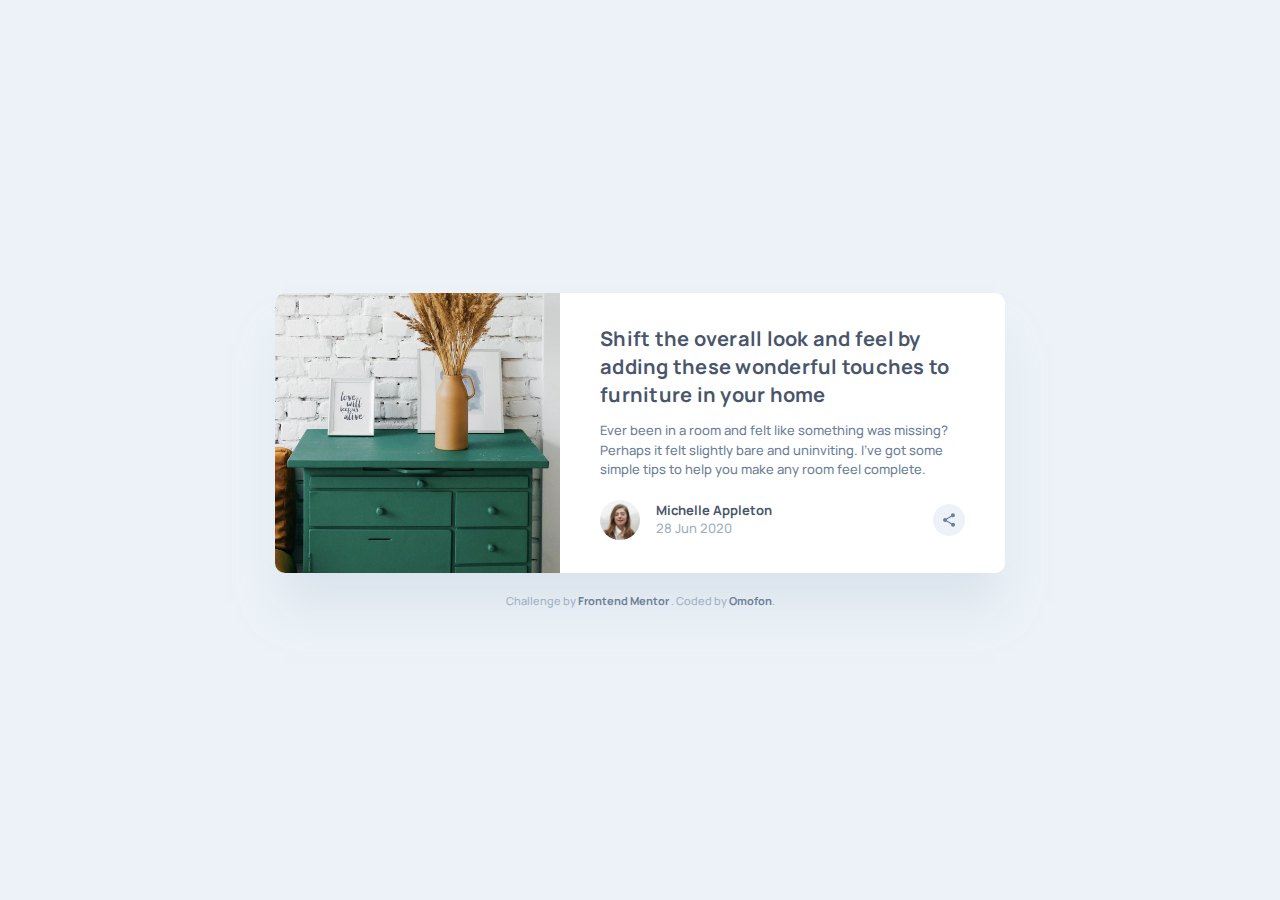
<file: article-preview-component-master/index.html>
<!DOCTYPE html>
<html lang="en">
  <head>
    <meta charset="UTF-8" />
    <meta name="viewport" content="width=device-width, initial-scale=1.0" />
    <link
      rel="icon"
      type="image/png"
      sizes="32x32"
      href="images/favicon-32x32.png"
    />

    <title>Frontend Mentor | Article Preview Component</title>

    <link rel="preconnect" href="https://fonts.googleapis.com" />

    <link rel="preconnect" href="https://fonts.gstatic.com" crossorigin />
    <link
      href="https://fonts.googleapis.com/css2?family=Manrope:wght@500;700&display=swap"
      rel="stylesheet"
    />
    <link rel="stylesheet" href="style.css" />
  </head>

  <body>
    <main>
      <article class="card">
        <div class="image-container">
          <img src="images/drawers.jpg" alt="" />
        </div>

        <div class="content-container">
          <h1>
            Shift the overall look and feel by adding these wonderful touches to
            furniture in your home
          </h1>

          <p>
            Ever been in a room and felt like something was missing? Perhaps it
            felt slightly bare and uninviting. I’ve got some simple tips to help
            you make any room feel complete.
          </p>

          <div class="avatar-container">
            <div class="avatar-box">
              <img src="images/avatar-michelle.jpg" alt="Michelle Appleton" />

              <div class="avatar-info">
                <h2>Michelle Appleton</h2>
                <time datetime="2020-06-28">28 Jun 2020</time>
              </div>
            </div>

            <!-- Share Button -->
            <button
              class="share-icon"
              id="share-icon"
              aria-label="Share this article"
            >
              <svg
                xmlns="http://www.w3.org/2000/svg"
                width="24"
                height="24"
                viewBox="0 0 24 24"
              >
                <path
                  d="M18 16.08c-.76 0-1.44.3-1.96.77L8.91 12.7c.05-.23.09-.46.09-.7s-.03-.47-.09-.7l7.02-4.11c.53.5 1.23.81 2 .81 1.66 0 3-1.34 3-3s-1.34-3-3-3 -3 1.34-3 3c0 .24.04.47.09.7L8.07 9.81C7.54 9.3 6.84 9 6.08 9 4.42 9 3.08 10.34 3.08 12s1.34 3 3 3c.76 0 1.46-.3 1.99-.81l7.12 4.17c-.05.21-.1.43-.1.64 0 1.66 1.34 3 3 3s3-1.34 3-3 -1.34-3-3-3z"
                />
              </svg>
            </button>

            <!-- Pop-up Tooltip -->
            <div class="share-tooltip" id="share-tooltip">
              <span>SHARE</span>
              <!-- FACEBOOK -->
              <a
                data-social="Facebook"
                href="http://facebook.com"
                target="_blank"
                rel="noopener noreferrer"
                aria-label="Facebook"
              >
                <svg
                  role="img"
                  viewBox="0 0 24 24"
                  xmlns="http://www.w3.org/2000/svg"
                >
                  <title>Facebook</title>
                  <path
                    d="M9.101 23.691v-7.98H6.627v-3.667h2.474v-1.58c0-4.085 1.848-5.978 5.858-5.978.401 0 .955.042 1.468.103a8.68 8.68 0 0 1 1.141.195v3.325a8.623 8.623 0 0 0-.653-.036 26.805 26.805 0 0 0-.733-.009c-.707 0-1.259.096-1.675.309a1.686 1.686 0 0 0-.679.622c-.258.42-.374.995-.374 1.752v1.297h3.919l-.386 2.103-.287 1.564h-3.246v8.245C19.396 23.238 24 18.179 24 12.044c0-6.627-5.373-12-12-12s-12 5.373-12 12c0 5.628 3.874 10.35 9.101 11.647Z"
                  /></svg
              ></a>

              <!-- TWITTER -->
              <a
                data-social="Twitter"
                href="http://x.com"
                target="_blank"
                rel="noopener noreferrer"
                aria-label="Twitter"
              >
                <svg
                  role="img"
                  viewBox="0 0 24 24"
                  xmlns="http://www.w3.org/2000/svg"
                >
                  <title>X</title>
                  <path
                    d="M14.234 10.162 22.977 0h-2.072l-7.591 8.824L7.251 0H.258l9.168 13.343L.258 24H2.33l8.016-9.318L16.749 24h6.993zm-2.837 3.299-.929-1.329L3.076 1.56h3.182l5.965 8.532.929 1.329 7.754 11.09h-3.182z"
                  />
                </svg>
              </a>
              <!-- PINTEREST -->
              <a
                data-social="Pinterest"
                href="http://pinterest.com"
                target="_blank"
                rel="noopener noreferrer"
                aria-label="Pinterest"
              >
                <svg
                  role="img"
                  viewBox="0 0 24 24"
                  xmlns="http://www.w3.org/2000/svg"
                >
                  <title>Pinterest</title>
                  <path
                    d="M12.017 0C5.396 0 .029 5.367.029 11.987c0 5.079 3.158 9.417 7.618 11.162-.105-.949-.199-2.403.041-3.439.219-.937 1.406-5.957 1.406-5.957s-.359-.72-.359-1.781c0-1.663.967-2.911 2.168-2.911 1.024 0 1.518.769 1.518 1.688 0 1.029-.653 2.567-.992 3.992-.285 1.193.6 2.165 1.775 2.165 2.128 0 3.768-2.245 3.768-5.487 0-2.861-2.063-4.869-5.008-4.869-3.41 0-5.409 2.562-5.409 5.199 0 1.033.394 2.143.889 2.741.099.12.112.225.085.345-.09.375-.293 1.199-.334 1.363-.053.225-.172.271-.401.165-1.495-.69-2.433-2.878-2.433-4.646 0-3.776 2.748-7.252 7.92-7.252 4.158 0 7.392 2.967 7.392 6.923 0 4.135-2.607 7.462-6.233 7.462-1.214 0-2.354-.629-2.758-1.379l-.749 2.848c-.269 1.045-1.004 2.352-1.498 3.146 1.123.345 2.306.535 3.55.535 6.607 0 11.985-5.365 11.985-11.987C23.97 5.39 18.592.026 11.985.026L12.017 0z"
                  />
                </svg>
              </a>
            </div>
          </div>
        </div>
      </article>
    </main>
    <footer class="attribution">
      Challenge by
      <a href="https://www.frontendmentor.io?ref=challenge" target="_blank">
        Frontend Mentor </a
      >. Coded by <a href="https://github.com/omofon">Omofon</a>.
    </footer>
    <script src="index.js"></script>
  </body>
</html>
</file>
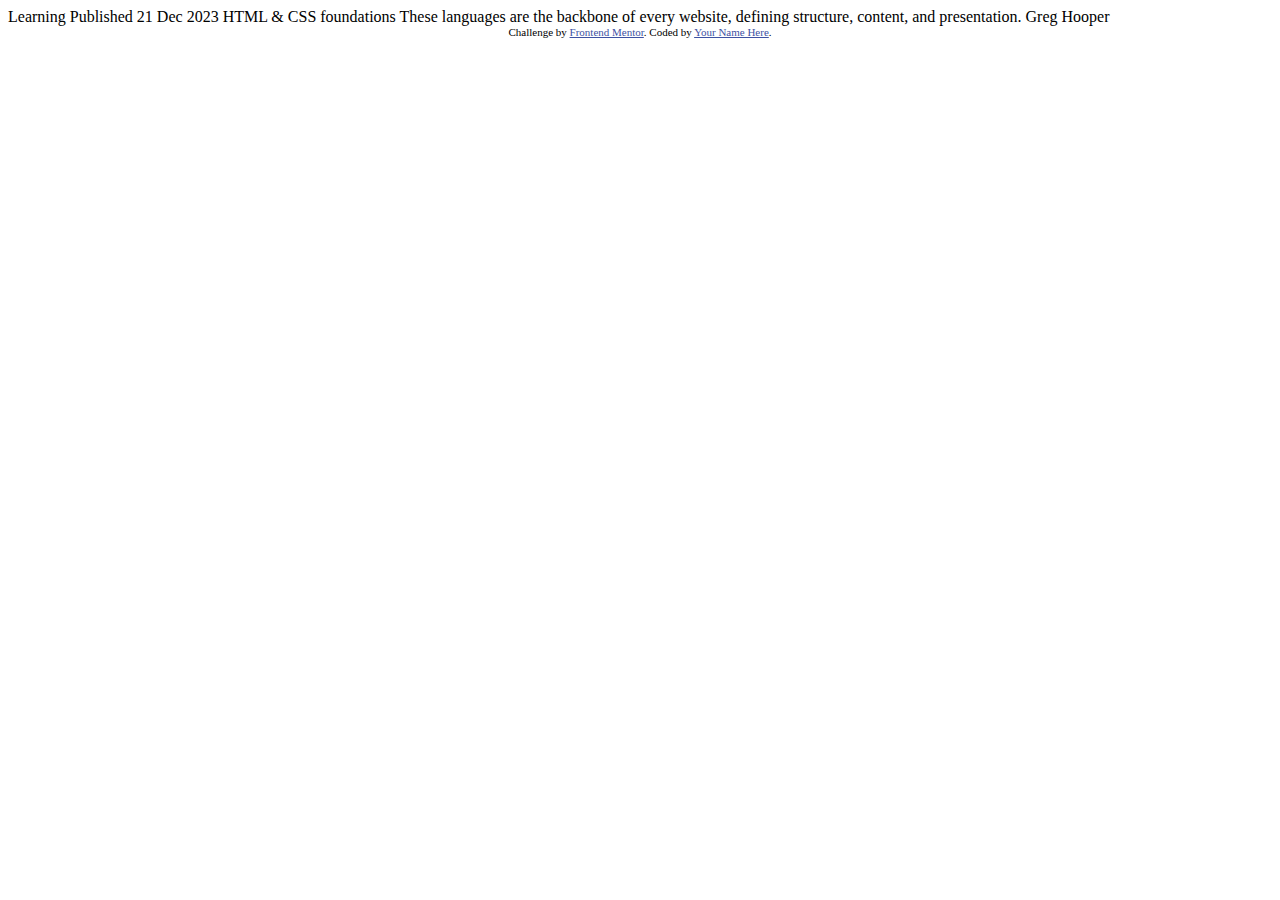
<file: Blog preview card/index.html>
<!DOCTYPE html>
<html lang="en">
<head>
  <meta charset="UTF-8">
  <meta name="viewport" content="width=device-width, initial-scale=1.0"> <!-- displays site properly based on user's device -->

  <link rel="icon" type="image/png" sizes="32x32" href="./assets/images/favicon-32x32.png">
  
  <title>Frontend Mentor | Blog preview card</title>

  <!-- Feel free to remove these styles or customise in your own stylesheet 👍 -->
  <style>
    .attribution { font-size: 11px; text-align: center; }
    .attribution a { color: hsl(228, 45%, 44%); }
  </style>
</head>
<body>

  Learning

  Published 21 Dec 2023

  HTML & CSS foundations

  These languages are the backbone of every website, defining structure, content, and presentation.

  Greg Hooper
  
  <div class="attribution">
    Challenge by <a href="https://www.frontendmentor.io?ref=challenge" target="_blank">Frontend Mentor</a>. 
    Coded by <a href="#">Your Name Here</a>.
  </div>
</body>
</html>
</file>
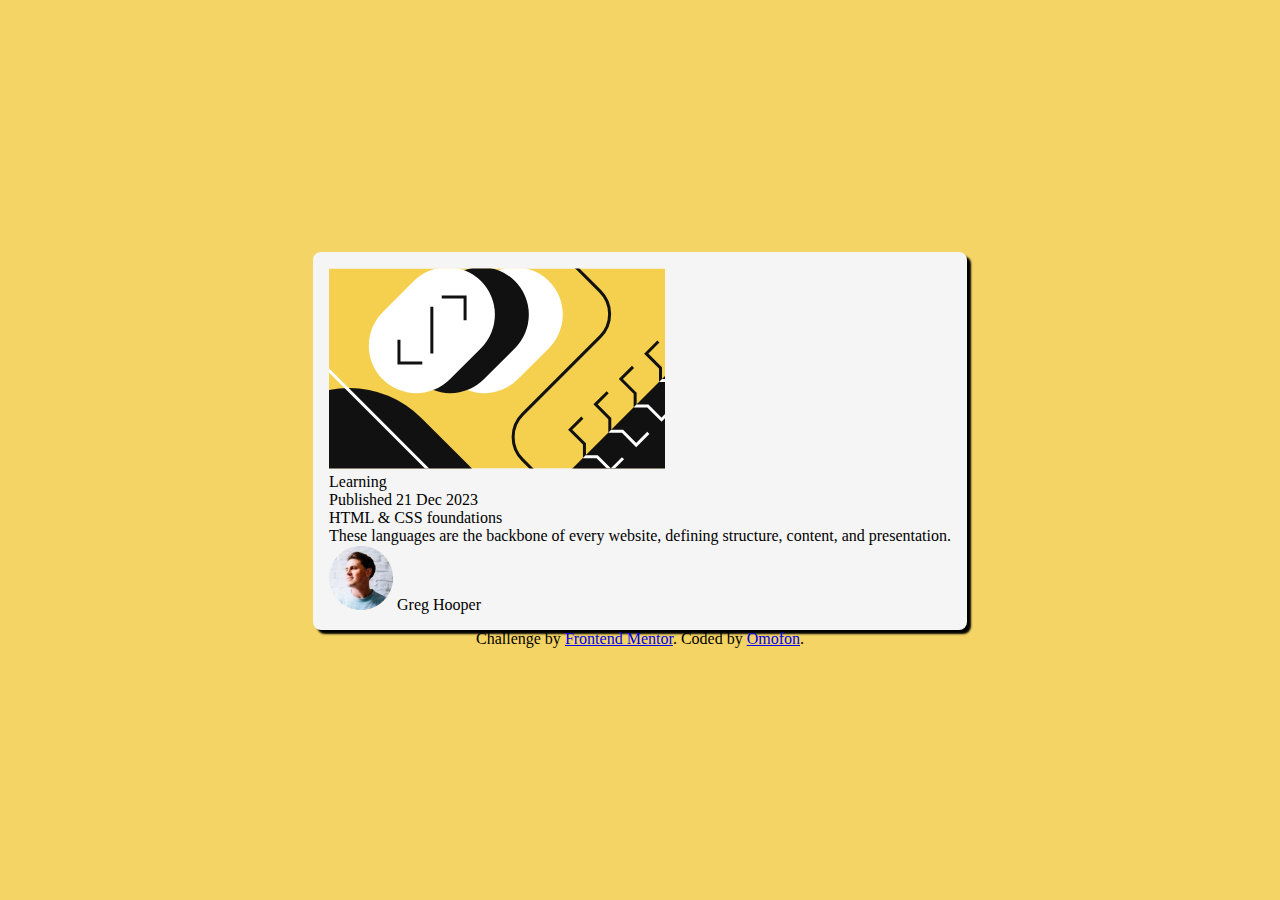
<file: Blog Preview Card/index.html>
<!DOCTYPE html>
<html lang="en">
  <head>
    <meta charset="UTF-8" />
    <meta name="viewport" content="width=device-width, initial-scale=1.0" />
    <title>Frontend Mentor | Blog Preview Card</title>
    <link
      rel="icon"
      type="image/png"
      sizes="32x32"
      href="./assets/images/favicon-32x32.png"
    />
    <link rel="stylesheet" href="style.css" />
  </head>
  <body>
    <div class="card">
      <div class="image-box">
        <img src="./assets/images/illustration-article.svg" alt="card-img" />
      </div>
      <div class="content">
        <div class="tag">
          <span>Learning</span>
        </div>
        <div class="timelog">Published 21 Dec 2023</div>
        <div class="title">HTML & CSS foundations</div>
        <div class="description">
          These languages are the backbone of every website, defining structure,
          content, and presentation.
        </div>
      </div>
      <div class="author">
        <img src="./assets/images/image-avatar.webp" alt="author-avatar" />
        <span>Greg Hooper</span>
      </div>
    </div>
    <div class="attribution">
      Challenge by
      <a href="https://www.frontendmentor.io?ref=challenge" target="_blank"
        >Frontend Mentor</a
      >. Coded by <a href="http://github.com/omofon" target="_blank">Omofon</a>.
    </div>
  </body>
</html>
</file>
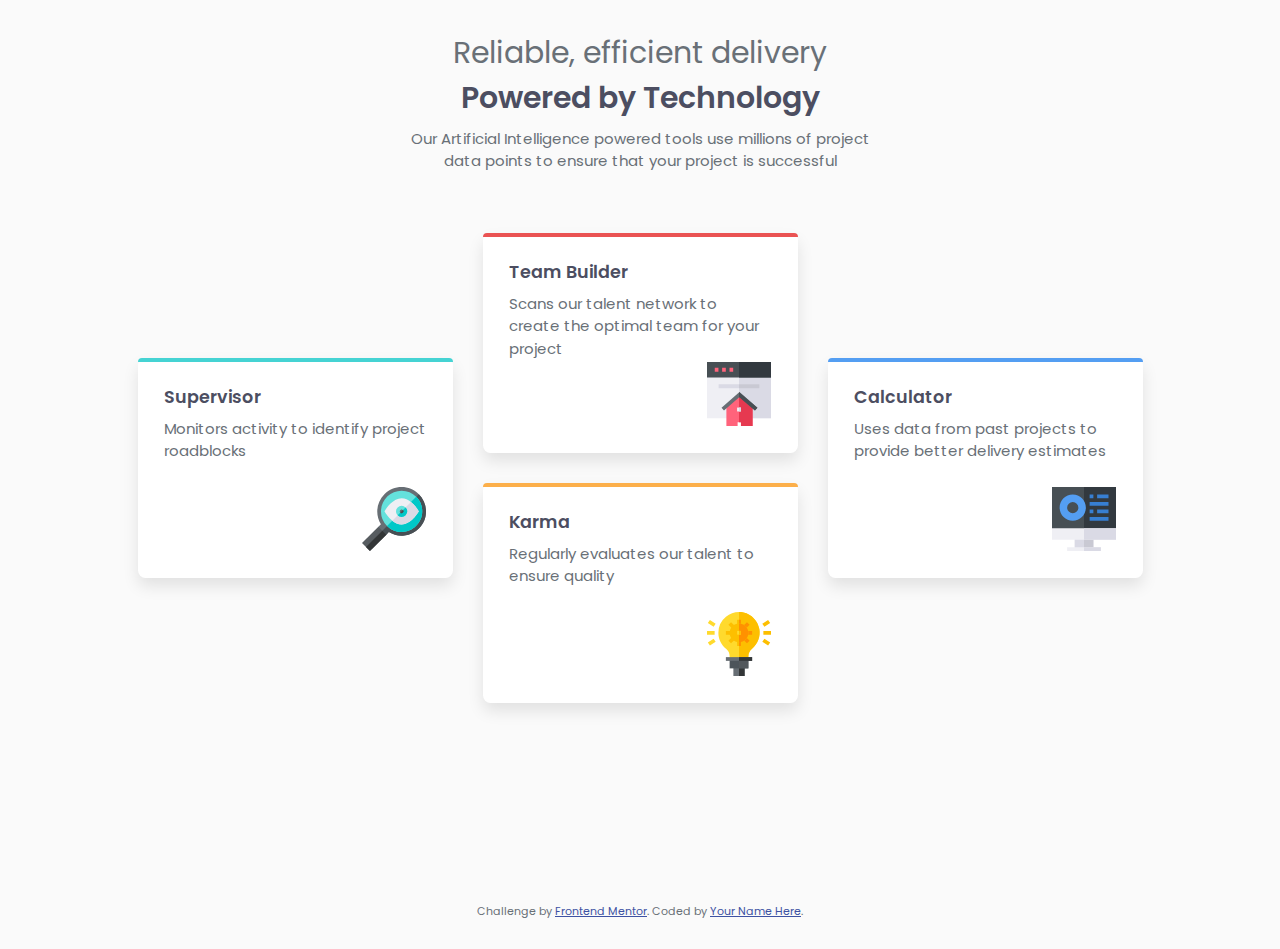
<file: four-card-feature-section-master/index.html>
<!DOCTYPE html>
<html lang="en">
  <head>
    <meta charset="UTF-8" />
    <meta name="viewport" content="width=device-width, initial-scale=1.0" />
    <!-- displays site properly based on user's device -->

    <link
      rel="icon"
      type="image/png"
      sizes="32x32"
      href="./images/favicon-32x32.png"
    />

    <title>Frontend Mentor | Four card feature section</title>
    <link rel="stylesheet" href="style.css" />
  </head>
  <body>
    <div class="main-container">
      <section class="intro">
        <h1>Reliable, efficient delivery</h1>
        <h2>Powered by Technology</h2>
        <p>
          Our Artificial Intelligence powered tools use millions of project data
          points to ensure that your project is successful
        </p>
      </section>
      <section class="features">
        <!-- Supervisor Card -->
        <article class="feature-card">
          <div class="line" data-line-color="cyan"></div>
          <h3>Supervisor</h3>
          <p>Monitors activity to identify project roadblocks</p>
          <img src="images/icon-supervisor.svg" alt="Supervisor" />
        </article>

        <!-- Team Builder Card -->
        <article class="feature-card">
          <div class="line" data-line-color="red"></div>
          <h3>Team Builder</h3>
          <p>
            Scans our talent network to create the optimal team for your project
          </p>
          <img src="images/icon-team-builder.svg" alt="Team Builder" />
        </article>

        <!-- Karma Card -->
        <article class="feature-card">
          <div class="line" data-line-color="orange"></div>
          <h3>Karma</h3>
          <p>Regularly evaluates our talent to ensure quality</p>
          <img src="images/icon-karma.svg" alt="Karma" />
        </article>

        <!-- Calculator Card -->
        <article class="feature-card">
          <div class="line" data-line-color="blue"></div>
          <h3>Calculator</h3>
          <p>
            Uses data from past projects to provide better delivery estimates
          </p>
          <img src="images/icon-calculator.svg" alt="Calculator" />
        </article>
      </section>
    </div>

    <footer>
      <p class="attribution">
        Challenge by
        <a href="https://www.frontendmentor.io?ref=challenge" target="_blank"
          >Frontend Mentor</a
        >. Coded by <a href="#">Your Name Here</a>.
      </p>
    </footer>
  </body>
</html>
</file>
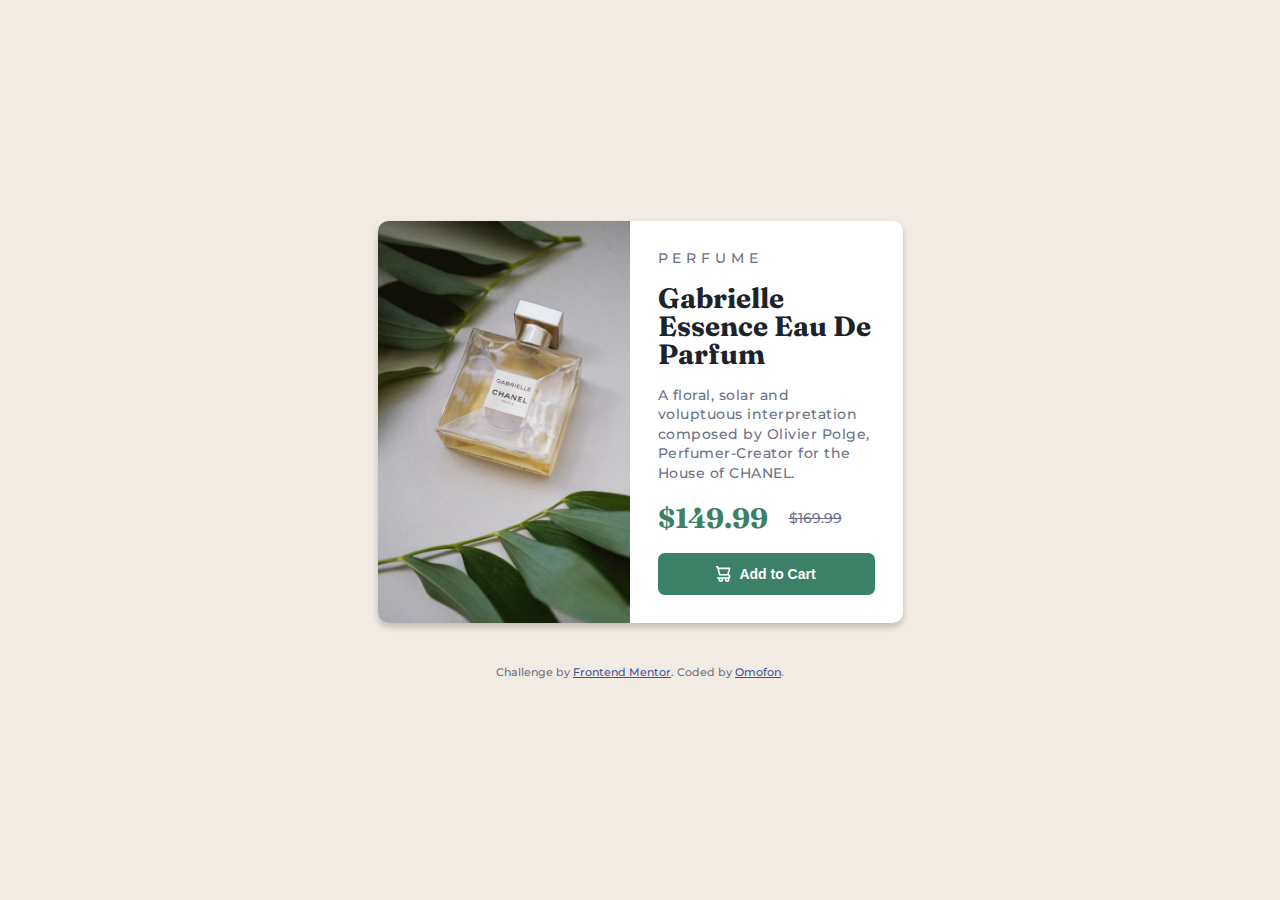
<file: Product Preview Card/index.html>
<!DOCTYPE html>
<html lang="en">
  <head>
    <meta charset="UTF-8" />
    <meta name="viewport" content="width=device-width, initial-scale=1.0" />
    <link
      rel="icon"
      type="image/png"
      sizes="32x32"
      href="./images/favicon-32x32.png"
    />
    <title>Product Preview Card</title>
    <link rel="stylesheet" href="index.css" />
  </head>

  <body>
    <article class="main-box">
      <div class="image-box">
        <picture>
          <source
            media="(max-width: 600px)"
            srcset="images/image-product-mobile.jpg"
          />
          <img
            src="images/image-product-desktop.jpg"
            alt="Product image of Gabrielle Essence Eau De Parfum"
          />
        </picture>
      </div>

      <div class="content-box">
        <p class="product-category light">PERFUME</p>

        <h1 class="product-name">Gabrielle Essence Eau De Parfum</h1>

        <p class="product-desc">
          A floral, solar and voluptuous interpretation composed by Olivier
          Polge, Perfumer-Creator for the House of CHANEL.
        </p>

        <div class="product-price">
          <span class="current-price">$149.99</span>
          <span class="old-price">$169.99</span>
        </div>

        <button class="cart-btn">
          <img src="images/icon-cart.svg" alt="" aria-hidden="true" />
          <span>Add to Cart</span>
        </button>
      </div>
    </article>

    <footer class="attribution">
      Challenge by
      <a href="https://www.frontendmentor.io?ref=challenge" target="_blank"
        >Frontend Mentor</a
      >. Coded by <a href="https://dev.to/omofon" target="_blank">Omofon</a>.
    </footer>
  </body>
</html>
</file>
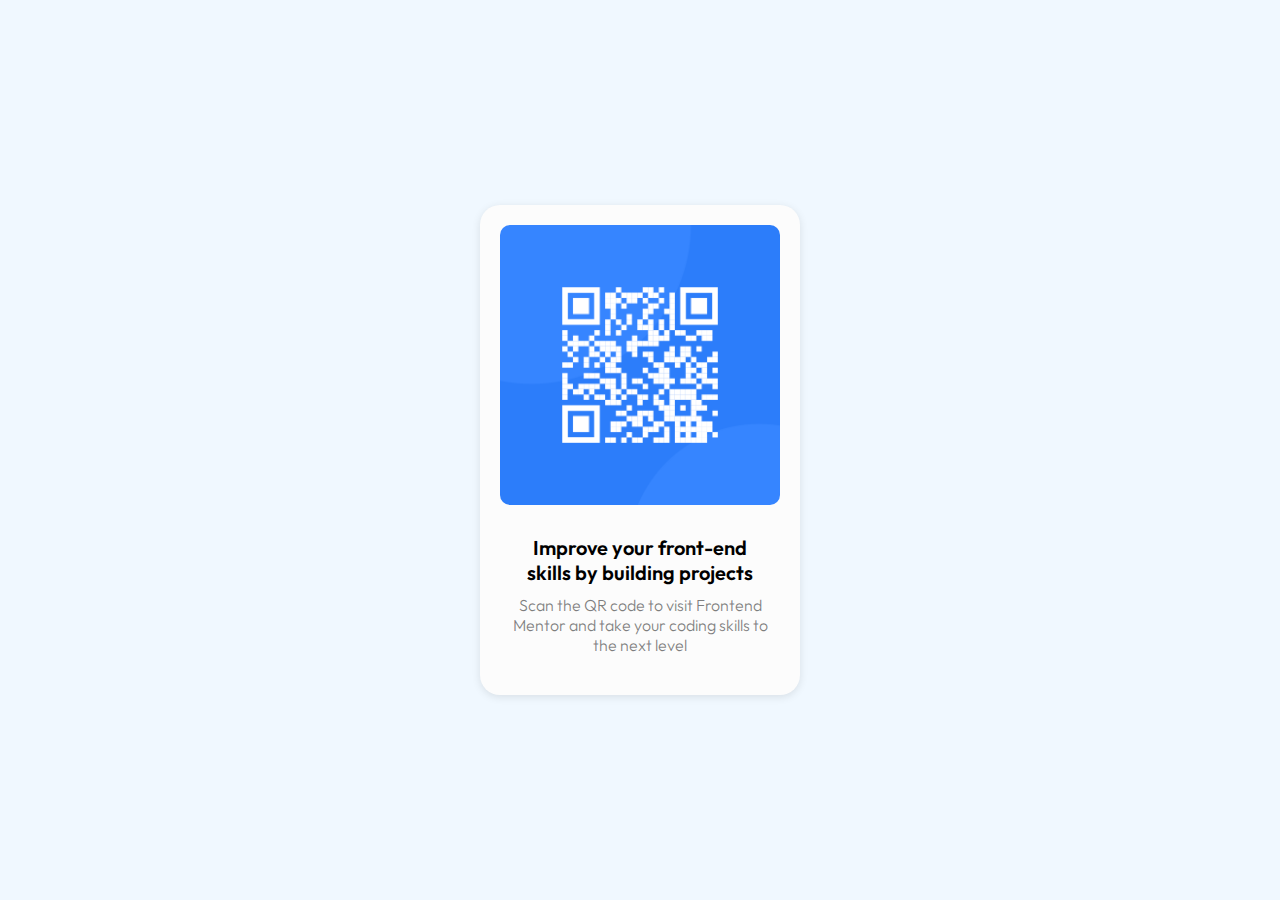
<file: QR Code Component/index.html>
<!DOCTYPE html>
<html lang="en">
  <head>
    <meta charset="UTF-8" />
    <meta name="viewport" content="width=device-width, initial-scale=1.0" />
    <link
      rel="icon"
      type="image/png"
      sizes="32x32"
      href="./images/favicon-32x32.png"
    />
    <link rel="stylesheet" href="style.css" />
    <title>QR code component</title>
  </head>
  <body>
    <div class="container">
      <div class="qr">
        <img src="images/image-qr-code.png" alt="qr-code" />
      </div>
      <div class="text">
        <div class="main-text">
          Improve your front-end skills by building projects
        </div>
        <div class="sub-text">
          Scan the QR code to visit Frontend Mentor and take your coding skills
          to the next level
        </div>
      </div>
    </div>
  </body>
</html>
</file>
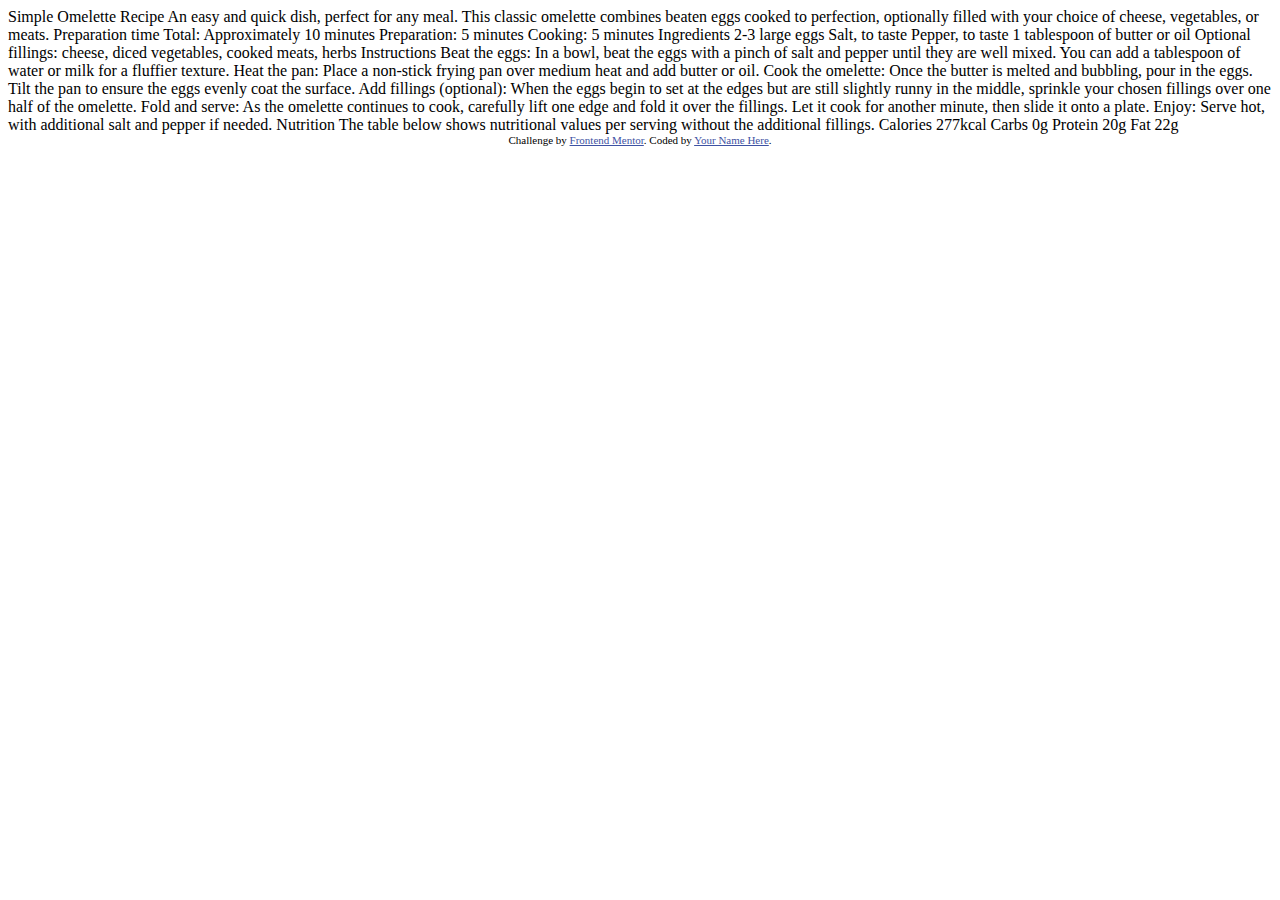
<file: Recipe Page/index.html>
<!DOCTYPE html>
<html lang="en">
<head>
  <meta charset="UTF-8">
  <meta name="viewport" content="width=device-width, initial-scale=1.0"> <!-- displays site properly based on user's device -->

  <link rel="icon" type="image/png" sizes="32x32" href="./assets/images/favicon-32x32.png">
  
  <title>Frontend Mentor | Recipe page</title>

  <!-- Feel free to remove these styles or customise in your own stylesheet 👍 -->
  <style>
    .attribution { font-size: 11px; text-align: center; }
    .attribution a { color: hsl(228, 45%, 44%); }
  </style>
</head>
<body>

  Simple Omelette Recipe

  An easy and quick dish, perfect for any meal. This classic omelette combines beaten eggs cooked 
  to perfection, optionally filled with your choice of cheese, vegetables, or meats.

  Preparation time

  Total: Approximately 10 minutes
  Preparation: 5 minutes
  Cooking: 5 minutes

  Ingredients

  2-3 large eggs
  Salt, to taste
  Pepper, to taste
  1 tablespoon of butter or oil
  Optional fillings: cheese, diced vegetables, cooked meats, herbs

  Instructions

  Beat the eggs: In a bowl, beat the eggs with a pinch of salt and pepper until they are well mixed. 
  You can add a tablespoon of water or milk for a fluffier texture.

  Heat the pan: Place a non-stick frying pan over medium heat and add butter or oil.

  Cook the omelette: Once the butter is melted and bubbling, pour in the eggs. Tilt the pan to ensure 
  the eggs evenly coat the surface.

  Add fillings (optional): When the eggs begin to set at the edges but are still slightly runny in the 
  middle, sprinkle your chosen fillings over one half of the omelette.

  Fold and serve: As the omelette continues to cook, carefully lift one edge and fold it over the 
  fillings. Let it cook for another minute, then slide it onto a plate.

  Enjoy: Serve hot, with additional salt and pepper if needed.

  Nutrition

  The table below shows nutritional values per serving without the additional fillings.

  Calories
  277kcal

  Carbs
  0g

  Protein
  20g

  Fat
  22g
  
  <div class="attribution">
    Challenge by <a href="https://www.frontendmentor.io?ref=challenge" target="_blank">Frontend Mentor</a>. 
    Coded by <a href="#">Your Name Here</a>.
  </div>
</body>
</html>
</file>
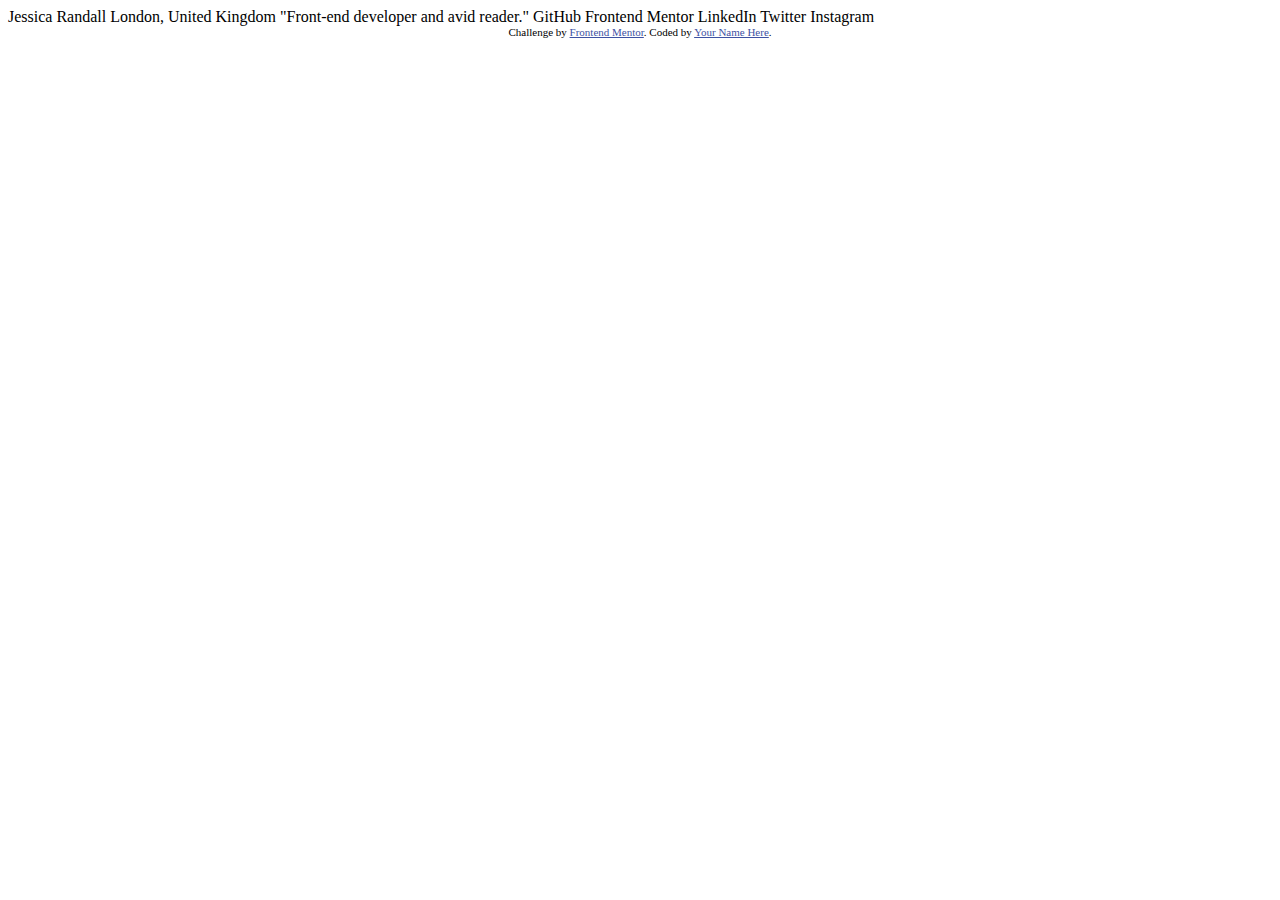
<file: Social Links Profile/index.html>
<!DOCTYPE html>
<html lang="en">
<head>
  <meta charset="UTF-8">
  <meta name="viewport" content="width=device-width, initial-scale=1.0"> <!-- displays site properly based on user's device -->

  <link rel="icon" type="image/png" sizes="32x32" href="./assets/images/favicon-32x32.png">
  
  <title>Frontend Mentor | Social links profile</title>

  <!-- Feel free to remove these styles or customise in your own stylesheet 👍 -->
  <style>
    .attribution { font-size: 11px; text-align: center; }
    .attribution a { color: hsl(228, 45%, 44%); }
  </style>
</head>
<body>

  Jessica Randall
  London, United Kingdom
  "Front-end developer and avid reader."

  GitHub
  Frontend Mentor
  LinkedIn
  Twitter
  Instagram
  
  <div class="attribution">
    Challenge by <a href="https://www.frontendmentor.io?ref=challenge" target="_blank">Frontend Mentor</a>. 
    Coded by <a href="#">Your Name Here</a>.
  </div>
</body>
</html>
</file>
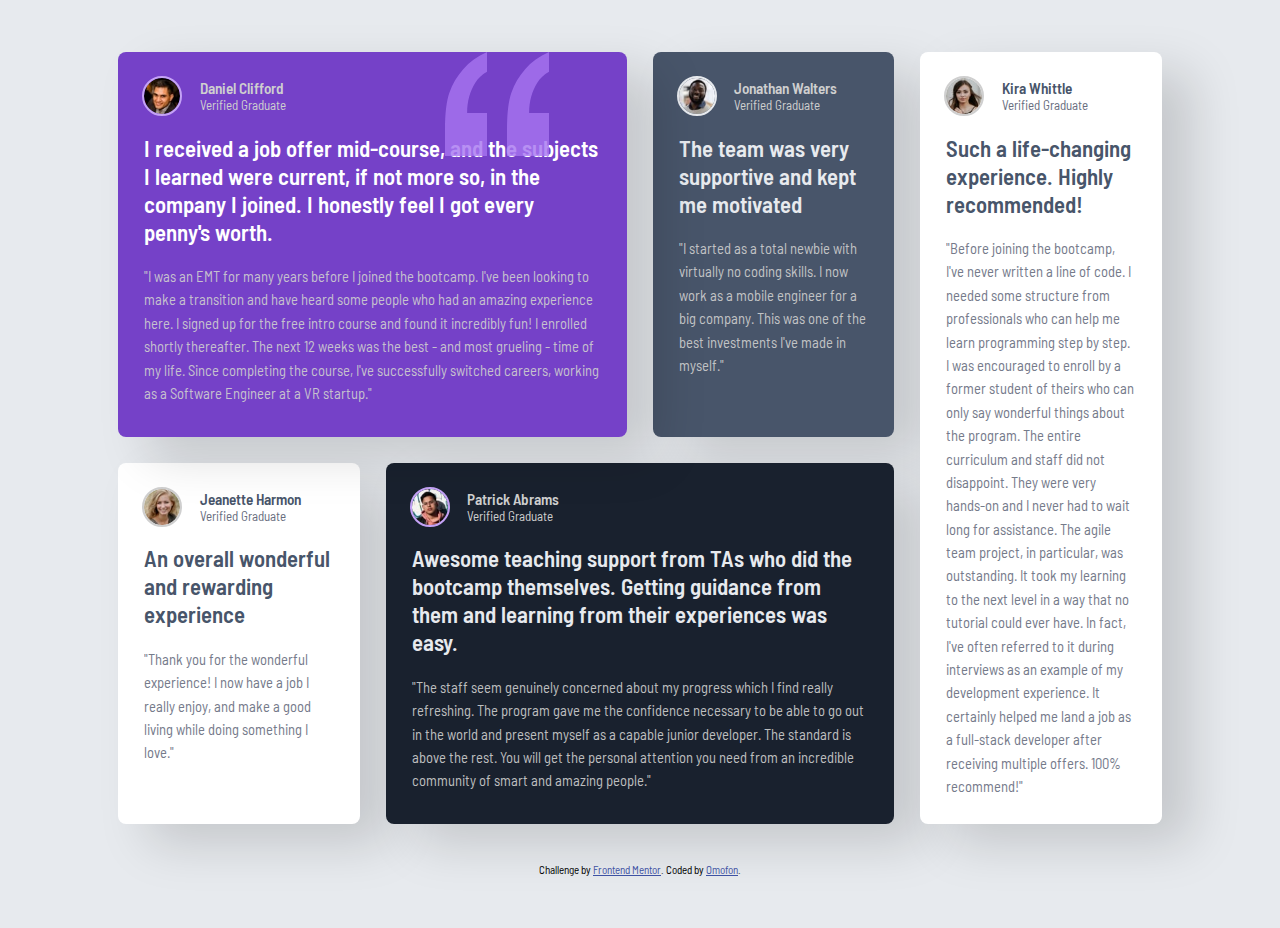
<file: testimonials-grid-section-main/index.html>
<!DOCTYPE html>
<html lang="en">
  <head>
    <meta charset="UTF-8" />
    <meta name="viewport" content="width=device-width, initial-scale=1.0" />
    <link
      rel="icon"
      type="image/png"
      sizes="32x32"
      href="./images/favicon-32x32.png"
    />
    <title>Frontend Mentor | Testimonial Grid</title>
    <link rel="stylesheet" href="style.css" />
  </head>
  <body>
    <section class="testimonials">
      <!-- Daniel Clifford Card - Purple background, spans 2 columns -->
      <article class="testimonial-card card-purple card-large">
        <img src="images/bg-pattern-quotation.svg" alt="" class="quote-svg" />
        <div class="card-header">
          <div class="avatar-container">
            <img
              src="./images/image-daniel.jpg"
              alt="Daniel Clifford Avatar"
              class="avatar"
            />
          </div>
          <div class="card-title">
            <h3>Daniel Clifford</h3>
            <p>Verified Graduate</p>
          </div>
        </div>
        <div class="card-content">
          <h2 class="card-headline">
            I received a job offer mid-course, and the subjects I learned were
            current, if not more so, in the company I joined. I honestly feel I
            got every penny's worth.
          </h2>
          <p class="card-quote">
            "I was an EMT for many years before I joined the bootcamp. I've been
            looking to make a transition and have heard some people who had an
            amazing experience here. I signed up for the free intro course and
            found it incredibly fun! I enrolled shortly thereafter. The next 12
            weeks was the best - and most grueling - time of my life. Since
            completing the course, I've successfully switched careers, working
            as a Software Engineer at a VR startup."
          </p>
        </div>
      </article>

      <!-- Jonathan Walters Card - Dark gray background -->
      <article class="testimonial-card card-gray-dark">
        <div class="card-header">
          <div class="avatar-container">
            <img
              src="./images/image-jonathan.jpg"
              alt="Jonathan Walters Avatar"
              class="avatar"
            />
          </div>
          <div class="card-title">
            <h3>Jonathan Walters</h3>
            <p>Verified Graduate</p>
          </div>
        </div>
        <div class="card-content">
          <h2 class="card-headline">
            The team was very supportive and kept me motivated
          </h2>
          <p class="card-quote">
            "I started as a total newbie with virtually no coding skills. I now
            work as a mobile engineer for a big company. This was one of the
            best investments I've made in myself."
          </p>
        </div>
      </article>

      <!-- Jeanette Harmon Card - White background -->
      <article class="testimonial-card card-white">
        <div class="card-header">
          <div class="avatar-container">
            <img
              src="./images/image-jeanette.jpg"
              alt="Jeanette Harmon Avatar"
              class="avatar"
            />
          </div>
          <div class="card-title">
            <h3>Jeanette Harmon</h3>
            <p>Verified Graduate</p>
          </div>
        </div>
        <div class="card-content">
          <h2 class="card-headline">
            An overall wonderful and rewarding experience
          </h2>
          <p class="card-quote">
            "Thank you for the wonderful experience! I now have a job I really
            enjoy, and make a good living while doing something I love."
          </p>
        </div>
      </article>

      <!-- Patrick Abrams Card - Dark navy background, spans 2 columns -->
      <article class="testimonial-card card-navy card-large">
        <div class="card-header">
          <div class="avatar-container">
            <img
              src="./images/image-patrick.jpg"
              alt="Patrick Abrams Avatar"
              class="avatar"
            />
          </div>
          <div class="card-title">
            <h3>Patrick Abrams</h3>
            <p>Verified Graduate</p>
          </div>
        </div>
        <div class="card-content">
          <h2 class="card-headline">
            Awesome teaching support from TAs who did the bootcamp themselves.
            Getting guidance from them and learning from their experiences was
            easy.
          </h2>
          <p class="card-quote">
            "The staff seem genuinely concerned about my progress which I find
            really refreshing. The program gave me the confidence necessary to
            be able to go out in the world and present myself as a capable
            junior developer. The standard is above the rest. You will get the
            personal attention you need from an incredible community of smart
            and amazing people."
          </p>
        </div>
      </article>

      <!-- Kira Whittle Card - White background, spans 1 column, 2 rows -->
      <article class="testimonial-card card-white card-tall">
        <div class="card-header">
          <div class="avatar-container">
            <img
              src="./images/image-kira.jpg"
              alt="Kira Whittle Avatar"
              class="avatar"
            />
          </div>
          <div class="card-title">
            <h3>Kira Whittle</h3>
            <p>Verified Graduate</p>
          </div>
        </div>
        <div class="card-content">
          <h2 class="card-headline">
            Such a life-changing experience. Highly recommended!
          </h2>
          <p class="card-quote">
            "Before joining the bootcamp, I've never written a line of code. I
            needed some structure from professionals who can help me learn
            programming step by step. I was encouraged to enroll by a former
            student of theirs who can only say wonderful things about the
            program. The entire curriculum and staff did not disappoint. They
            were very hands-on and I never had to wait long for assistance. The
            agile team project, in particular, was outstanding. It took my
            learning to the next level in a way that no tutorial could ever
            have. In fact, I've often referred to it during interviews as an
            example of my development experience. It certainly helped me land a
            job as a full-stack developer after receiving multiple offers. 100%
            recommend!"
          </p>
        </div>
      </article>
    </section>

    <footer class="attribution">
      Challenge by
      <a href="https://www.frontendmentor.io?ref=challenge" target="_blank"
        >Frontend Mentor</a
      >. Coded by <a href="#">Omofon</a>.
    </footer>
  </body>
</html>
</file>
<file: Blog Preview Card/style.css>
body {
  background: #f4d465;
  display: flex;
  justify-content: center;
  align-items: center;
  height: 100dvh;
  margin: 0;
  display: flex;
  flex-direction: column;
}

.card {
  box-sizing: content-box;
  height: auto;
  padding: 16px;
  border-radius: 8px;
  box-shadow: 4px 4px 2px rgb(0, 0, 0);
  background: whitesmoke;
  display: flex;
  flex-direction: column;
}
</file>
<file: four-card-feature-section-master/style.css>
@import url("https://fonts.googleapis.com/css2?family=Poppins:wght@200;400;600&display=swap");

:root {
  --color-red: hsl(0, 78%, 62%);
  --color-cyan: hsl(180, 62%, 55%);
  --color-orange: hsl(34, 97%, 64%);
  --color-blue: hsl(212, 86%, 64%);
  --color-grey-50: hsl(0, 0%, 98%);
  --color-grey-500: hsl(234, 12%, 34%);
  --color-grey-400: hsl(212, 6%, 44%);
  --color-white: hsl(0, 0%, 100%);
  --font-size: 15px;
}

*,
*::before,
*::after {
  margin: 0;
  padding: 0;
  box-sizing: border-box;
}

html {
  font-size: var(--font-size);
  scroll-behavior: smooth;
  -webkit-font-smoothing: antialiased;
  -moz-osx-font-smoothing: grayscale;
}

/* Mobile Screen < 600px */
body {
  font-family: "Poppins", sans-serif;
  background: var(--color-grey-50);
  min-height: 100dvh;
  display: flex;
  justify-content: center;
  align-items: center;
  padding: 2rem;
  line-height: 1.5;
  flex-direction: column;
  gap: 3rem;
}

h1,
p {
  margin: 0;
  color: var(--color-grey-400);
}

h2,
h3 {
  margin: 0;
  color: var(--color-grey-500);
  font-weight: 600;
}

img {
  width: 64px;
  height: 64px;
  display: block;
}

/* Main Container */
.main-container {
  max-width: 375px;
  width: 100%;
}

/* Intro Section */
.intro {
  text-align: center;
  margin-bottom: 4rem;
  width: clamp(20rem, 100%, 31.25rem);
  margin-inline: auto;
}

.intro h1 {
  font-size: 1.5rem;
  font-weight: 400;
}

.intro h2 {
  font-size: 1.5rem;
}

.intro p {
  margin-top: 0.5rem;
}

/* Features Section */
.features {
  display: grid;
  gap: 1.5rem;
}

.feature-card {
  position: relative;
  padding: 1.75rem;
  background: var(--color-white);
  border-radius: 0.5rem;
  box-shadow: 0 8px 16px rgba(0, 0, 0, 0.1);
  transition: transform 300ms ease-in-out;
  min-height: 220px;
  max-width: 350px;
}

.feature-card:hover {
  cursor: pointer;
  transform: translateY(-4px);
}

.feature-card h3 {
  margin-bottom: 0.5rem;
}

.feature-card img {
  position: absolute;
  bottom: 1.75rem;
  right: 1.75rem;
}

/* Colored Top Lines */
.line {
  width: 100%;
  height: 4px;
  position: absolute;
  left: 0;
  top: 0;
  border-radius: 0.5rem 0.5rem 0 0;
}

.line[data-line-color="cyan"] {
  background-color: var(--color-cyan);
}

.line[data-line-color="red"] {
  background-color: var(--color-red);
}

.line[data-line-color="orange"] {
  background-color: var(--color-orange);
}

.line[data-line-color="blue"] {
  background-color: var(--color-blue);
}

/* Attribution */
.attribution {
  font-size: 11px;
  text-align: center;
  margin-top: 2rem;
}

.attribution a {
  color: hsl(228, 45%, 44%);
}

/* Tablet Screen */
@media (min-width: 600px) {
  .main-container {
    max-width: 1110px;
  }

  .intro h1 {
    font-size: 2rem;
  }

  .intro h2 {
    font-size: 2rem;
  }

  .features {
    grid-template-columns: repeat(2, 1fr);
    gap: 2rem;
    justify-items: center;
  }
}

/* Desktop Screen */
@media (min-width: 1024px) {
  .main-container {
    max-width: none;
  }

  .features {
    display: grid;
    grid-template-columns: repeat(3, 315px);
    grid-template-rows: repeat(5, 1fr);
    gap: 2rem;
    place-content: center;
  }

  .feature-card {
    width: 315px;
  }

  .feature-card:nth-child(1) {
    grid-column: 1 / 2;
    grid-row: 2 / 4;
  }

  .feature-card:nth-child(2) {
    grid-column: 2 / 3;
    grid-row: 1 / 3;
  }

  .feature-card:nth-child(3) {
    grid-column: 2 / 3;
    grid-row: 3 / 5;
  }

  .feature-card:nth-child(4) {
    grid-column: 3 / 4;
    grid-row: 2 / 4;
  }
}
</file>
<file: Product Preview Card/index.css>
@import url("https://fonts.googleapis.com/css2?family=Fraunces:ital,opsz,wght@0,9..144,700;1,9..144,700&family=Montserrat:ital,wght@0,500;0,700;1,500;1,700&display=swap");
:root {
  --mobile-width: 375px;
  --desktop-width: 1440px;
  --color-green-500: hsl(158, 36%, 37%);
  --color-green-700: hsl(158, 42%, 18%);
  --color-black: hsl(212, 21%, 14%);
  --color-grey: hsl(228, 12%, 48%);
  --color-cream: hsl(30, 38%, 92%);
  --color-white: hsl(0, 0%, 100%);
  --font-size-nm: 14px;
  --font-weight-normal: 500;
  --font-weight-bold: 700;
}

* {
  margin: 0;
  padding: 0;
  box-sizing: border-box;
}

h1,
h2,
h3,
h4,
p {
  margin: 0;
  padding: 0;
}

html {
  font-size: var(--font-size-nm);
  scroll-behavior: smooth;
  -webkit-font-smoothing: antialiased;
  -moz-osx-font-smoothing: grayscale;
}

body {
  font-family: "Montserrat", sans-serif;
  font-weight: var(--font-weight-normal);
  min-height: 100dvh;
  background: var(--color-cream);
  color: var(--color-grey);
  display: flex;
  justify-content: center;
  align-items: center;
  flex-direction: column;
  gap: 3rem;
}

.main-box {
  max-width: 37.5rem;
  display: flex;
  gap: 0;
  justify-content: center;
  align-items: stretch;
  border-radius: 0.75rem;
  box-shadow: 0 4px 6px rgba(0, 0, 0, 0.2);
  background: var(--color-white);
  position: relative;
  overflow: hidden;
}

.image-box {
  width: 18rem;
  flex-grow: 1;
  overflow: hidden;
}

.image-box img {
  display: block;
  object-fit: cover;
  object-position: center;
  width: 100%;
  height: 100%;
}

.content-box {
  display: flex;
  flex-direction: column;
  gap: 1.25rem;
  justify-content: center;
  align-items: flex-start;
  width: 19.5rem;
  padding: 2rem;
}

.product-category {
  color: var(--color-grey);
  letter-spacing: 0.35em;
  font-size: var(--font-size-nm);
}

.product-name {
  font-family: "Fraunces", serif;
  font-weight: var(--font-weight-bold);
  font-size: 2rem;
  line-height: 1;
  color: var(--color-black);
}

.product-desc {
  line-height: 1.4;
  letter-spacing: 0.5px;
  word-wrap: normal;
}

.product-price {
  position: relative;
  display: flex;
  gap: 1.5rem;
  align-items: center;
}

.current-price {
  color: var(--color-green-500);
  font-family: "Fraunces", serif;
  font-weight: var(--font-weight-bold);
  font-size: 2rem;
}

.old-price {
  text-decoration: line-through;
}

.cart-btn {
  display: inline-flex;
  gap: 8px;
  width: 100%;
  background: var(--color-green-500);
  color: white;
  border: none;
  outline: none;
  justify-content: center;
  align-items: center;
  padding: 1em 1em;
  border-radius: 0.5em;
  transition: background 0.3s ease-in-out, transform 0.3s ease;
}

.cart-btn:hover {
  background: var(--color-green-700);
  cursor: pointer;
}

.cart-btn:active {
  transform: translateY(3px);
}

.cart-btn span {
  font-size: 1rem;
  font-weight: var(--font-weight-bold);
  word-spacing: 1.25;
}

.attribution {
  font-size: 11px;
  text-align: center;
}
.attribution a {
  color: hsl(228, 45%, 44%);
}

@media (max-width: 600px) {
  .main-box {
    margin: 1rem 1rem;
    max-width: none;
    flex-direction: column;
  }

  .image-box {
    width: 100%;
    position: static;
    height: 20rem;
    border-radius: 0.75rem 0.75rem 0 0;
  }

  .image-box img {
    position: static;
    width: 100%;
    height: 100%;
    border-radius: inherit;
  }

  .content-box {
    width: 100%;
    padding: 1.5rem;
    border-radius: 0 0 0.75rem 0.75rem;
    gap: 1rem;
  }
}
</file>
<file: QR Code Component/style.css>
@import url("https://fonts.googleapis.com/css2?family=Outfit:wght@100..900&display=swap");

body {
  font-family: "Outfit", sans-serif;
  background: aliceblue;
  display: flex;
  justify-content: center;
  align-items: center;
  min-height: 100vh;
  margin: 0;
}

.container {
  background: #fcfcfc;
  box-sizing: border-box;
  width: 320px;
  padding: 20px;
  box-shadow: 0 2px 8px rgba(0, 0, 0, 0.1);
  border-radius: 20px;
}

.qr img {
  width: 100%;
  height: auto;
  border-radius: 10px;
  display: block;
}

.text {
  text-align: center;
  margin-top: 10px;
  padding: 10px;
}

.main-text {
  font-weight: 600;
  font-size: 1.25rem;
  margin-block: 10px;
}

.sub-text {
  font-weight: 300;
  color: rgba(0, 0, 0, 0.5);
  margin-block: 10px;
}
</file>
<file: testimonials-grid-section-main/style.css>
@import url("https://fonts.googleapis.com/css2?family=Barlow+Semi+Condensed:wght@500;600&display=swap");

/* CSS Variables */
:root {
  --color-purple-50: hsl(260, 100%, 95%);
  --color-purple-300: hsl(264, 82%, 80%);
  --color-purple-500: hsl(263, 55%, 52%);

  --color-white: hsl(0, 0%, 100%);
  --color-grey-100: hsl(214, 17%, 92%);
  --color-grey-200: hsl(0, 0%, 81%);
  --color-grey-400: hsl(224, 10%, 45%);
  --color-grey-500: hsl(217, 19%, 35%);
  --color-dark-blue: hsl(219, 29%, 14%);
  --color-black: hsl(0, 0%, 7%);

  --font-family: "Barlow Semi Condensed", sans-serif;
  --font-weight-500: 500;
  --font-weight-600: 600;
  --font-size: 13px;
}

*,
*::before,
*::after {
  margin: 0;
  padding: 0;
  box-sizing: border-box;
}

html {
  font-size: var(--font-size);
}

body {
  font-family: var(--font-family);
  background: var(--color-grey-100);
  min-height: 100dvh;
  display: flex;
  flex-direction: column;
  align-items: center;
  justify-content: center;
  gap: 3rem;
  padding: 4rem 2rem;
}

/* =============== MOBILE LAYOUT =============== */

.testimonials {
  display: grid;
  grid-template-columns: 1fr;
  gap: 2rem;
  width: 100%;
  max-width: 400px;
}

.testimonial-card {
  border-radius: 8px;
  padding: 2rem;
  display: flex;
  flex-direction: column;
  gap: 1.5rem;
  box-shadow: 30px 20px 50px rgba(0, 0, 0, 0.15);
}

/* Head section */
.card-header {
  display: flex;
  align-items: center;
  gap: 1.5rem;
}

.avatar-container {
  width: 36px;
  height: 36px;
  border-radius: 50%;
  overflow: hidden;
}

.avatar-container img {
  width: 100%;
  height: 100%;
  object-fit: cover;
}

.card-title h3 {
  font-weight: var(--font-weight-600);
}

/* Content section */
.card-content {
  display: flex;
  flex-direction: column;
  gap: 1.5rem;
}

.card-content h2 {
  font-size: 1.75rem;
  font-weight: var(--font-weight-600);
}

.card-content p {
  font-size: 1.125rem;
  line-height: 1.6;
  opacity: 0.9;
}

/* =============== CARD THEMES =============== */

.card-purple {
  background: var(--color-purple-500);
  color: var(--color-grey-200);
}

.card-purple .avatar-container {
  outline: 2px solid var(--color-purple-300);
}

.card-purple .card-content h2 {
  color: var(--color-white);
}

.card-gray-dark {
  background: var(--color-grey-500);
  color: var(--color-grey-200);
}

.card-purple .quote-svg {
  display: none;
}

.card-gray-dark .avatar-container {
  outline: 2px solid var(--color-grey-100);
}

.card-gray-dark .card-content h2 {
  color: var(--color-grey-100);
}

.card-white {
  background: var(--color-white);
  color: var(--color-grey-400);
}

.card-white h3 {
  color: var(--color-grey-500);
}

.card-white .card-content h2 {
  color: var(--color-grey-500);
}

.card-white .avatar-container {
  outline: 2px solid var(--color-grey-200);
}

.card-navy {
  background: var(--color-dark-blue);
  color: var(--color-grey-200);
}

.card-navy .avatar-container {
  outline: 2px solid var(--color-purple-300);
}

.card-navy .card-content h2 {
  color: var(--color-grey-100);
}

/* =============== TABLET LAYOUT =============== */

@media (min-width: 768px) {
  .testimonials {
    max-width: 1200px;
    width: 90%;
    grid-template-columns: repeat(3, 1fr);
    gap: 2rem;
  }

  /* Visible Quotation Mark SVG */
  .card-purple {
    position: relative;
  }

  .card-purple .quote-svg {
    display: block;
    position: absolute;
    top: 0;
    right: 6rem;
    width: 104px;
    height: 104px;
    opacity: 0.8;
    pointer-events: none;
    z-index: 0;
  }

  .card-large {
    grid-column: span 2;
  }

  /* Make Kira's card full-width on tablet */
  .testimonial-card:nth-child(5) {
    grid-column: 1 / -1;
  }
}

/* =============== DESKTOP LAYOUT =============== */

@media (min-width: 1024px) {
  .testimonials {
    width: 85%;
    max-width: 1400px;
    grid-template-columns: repeat(4, 1fr);
    grid-auto-rows: auto;
    gap: 2rem;
  }

  /* Daniel (big purple) */
  .testimonial-card:nth-child(1) {
    grid-column: 1 / 3;
    grid-row: 1;
  }

  /* Jonathan */
  .testimonial-card:nth-child(2) {
    grid-column: 3 / 4;
    grid-row: 1;
  }

  /* Jeanette */
  .testimonial-card:nth-child(3) {
    grid-column: 1 / 2;
    grid-row: 2;
  }

  /* Patrick (large navy) */
  .testimonial-card:nth-child(4) {
    grid-column: 2 / 4;
    grid-row: 2;
  }

  /* Kira (tall white card) */
  .testimonial-card:nth-child(5) {
    grid-column: 4 / 5;
    grid-row: 1 / 3;
  }
}

/* Attribution */
.attribution {
  font-size: 11px;
  text-align: center;
}
.attribution a {
  color: hsl(228, 45%, 44%);
}
</file>
<file: article-preview-component-master/style.css>
/* --- Variables & Reset --- */
:root {
  --color-very-dark-blue: hsl(217, 19%, 35%);
  --color-desaturated-dark-blue: hsl(214, 17%, 51%);
  --color-grayish-blue: hsl(212, 23%, 69%);
  --color-light-grayish-blue: hsl(210, 46%, 95%);
  --color-white: hsl(0, 0%, 100%);

  --font-size-body: 13px;
  --font-weight-normal: 500;
  --font-weight-bold: 700;
}

* {
  box-sizing: border-box;
  margin: 0;
  padding: 0;
}

html {
  scroll-behavior: smooth;
  -webkit-font-smoothing: antialiased;
  -moz-osx-font-smoothing: grayscale;
}

body {
  font-family: "Manrope", sans-serif;
  background-color: var(--color-light-grayish-blue);
  color: var(--color-very-dark-blue);
  font-size: var(--font-size-body);
  font-weight: var(--font-weight-normal);

  display: flex;
  flex-direction: column;
  justify-content: center;
  align-items: center;
  min-height: 100vh;
  padding: 20px;
}

h1,
h2,
p {
  margin: 0;
  padding: 0;
}

/* --- Card Container (Desktop Dimensions) --- */
.card {
  background-color: var(--color-white);
  border-radius: 10px;
  box-shadow: 0px 40px 40px -10px rgba(201, 213, 225, 0.5);

  width: 730px;
  height: 280px;

  display: flex;
}

/* --- Left Image Section --- */
.image-container {
  width: 285px;
  height: 100%;
  flex-shrink: 0;
  background-color: #6d8c92;
  overflow: hidden;
  border-top-left-radius: 10px;
  border-bottom-left-radius: 10px;
}

.image-container img {
  width: 100%;
  height: 100%;
  object-fit: cover;
  display: block;
}

/* --- Right Content Section --- */
.content-container {
  padding: 40px;
  display: flex;
  flex-direction: column;
  justify-content: center;
  width: 100%;
}

/* Headline */
.content-container h1 {
  font-size: 20px;
  line-height: 1.4;
  letter-spacing: 0.25px;
  color: var(--color-very-dark-blue);
  font-weight: var(--font-weight-bold);
  margin-bottom: 12px;
}

/* Paragraph */
.content-container p {
  font-size: 13px;
  line-height: 1.5;
  color: var(--color-desaturated-dark-blue);
  margin-bottom: 20px;
}

/* --- Footer / Avatar Section --- */
.avatar-container {
  display: flex;
  align-items: center;
  justify-content: space-between;
  margin-top: auto;
  position: relative;
}

.avatar-box {
  display: flex;
  align-items: center;
}

.avatar-box img {
  width: 40px;
  height: 40px;
  border-radius: 50%;
  margin-right: 16px;
}

.avatar-info {
  display: flex;
  flex-direction: column;
}

.avatar-info h2 {
  font-size: 13px;
  font-weight: var(--font-weight-bold);
  color: var(--color-very-dark-blue);
  line-height: 1.2;
}

.avatar-info time {
  font-size: 13px;
  color: var(--color-grayish-blue);
  font-weight: var(--font-weight-normal);
}

/* --- Share Button --- */
.share-icon {
  width: 32px;
  height: 32px;
  border-radius: 50%;
  background-color: var(--color-light-grayish-blue);
  border: none;
  cursor: pointer;
  display: flex;
  justify-content: center;
  align-items: center;
  z-index: 20;
  transition: all 0.2s ease;
}

.share-icon svg {
  width: 16px;
  height: 16px;
}

.share-icon svg path {
  fill: var(--color-desaturated-dark-blue);
  transition: fill 0.2s ease;
}

.share-icon:hover {
  background-color: var(--color-desaturated-dark-blue);
}

.share-icon:hover svg path {
  fill: var(--color-white);
}

.share-icon.active-state {
  background-color: var(--color-desaturated-dark-blue);
}

.share-icon.active-state svg path {
  fill: var(--color-white);
}

/* --- Share Tooltip --- */
.share-tooltip {
  position: absolute;
  background-color: var(--color-very-dark-blue);
  display: flex;
  align-items: center;
  gap: 16px;
  padding: 18px 36px;
  border-radius: 10px;
  box-shadow: 0 10px 10px rgba(0, 0, 0, 0.1);

  bottom: 55px;
  right: -119px;

  /* Animation States */
  opacity: 0;
  visibility: hidden;
  transform: translateY(10px);
  transition: all 0.3s ease;
  z-index: 15;
  pointer-events: none;
}

.share-tooltip.active {
  opacity: 1;
  visibility: visible;
  transform: translateY(0);
  pointer-events: auto;
}

.share-tooltip span {
  color: var(--color-grayish-blue);
  letter-spacing: 5px;
  font-size: 0.875rem;
  margin-right: 4px;
}

.share-tooltip a {
  display: flex;
  align-items: center;
  transition: transform 0.3s ease;
}

.share-tooltip a:hover {
  transform: scale(1.1);
}

.share-tooltip svg {
  width: 24px;
  height: 24px;
  fill: var(--color-white);
}

.share-tooltip::after {
  content: "";
  position: absolute;
  top: 100%;
  left: 50%;
  margin-left: -8px;
  border-width: 8px;
  border-style: solid;
  border-color: var(--color-very-dark-blue) transparent transparent transparent;
}

/* --- Attribution Styling --- */
.attribution {
  margin-top: 20px;
  font-size: 11px;
  text-align: center;
  color: var(--color-grayish-blue);
}
.attribution a {
  color: var(--color-desaturated-dark-blue);
  text-decoration: none;
  font-weight: 700;
}

/* --- Mobile Responsiveness --- */
@media (max-width: 768px) {
  .card {
    flex-direction: column;
    width: 327px;
    height: auto;
    overflow: visible;
  }

  .image-container {
    width: 100%;
    height: 200px;
    border-radius: 10px 10px 0 0;
  }

  .content-container {
    padding: 32px;
    padding-bottom: 20px;
    position: relative;
  }

  .avatar-container {
    position: static;
  }

  .content-container h1 {
    font-size: 16px;
    line-height: 24px;
  }

  .share-tooltip {
    display: flex;
    opacity: 0;
    visibility: hidden;
    transform: none;

    position: absolute;
    bottom: 0;
    left: 0;
    width: 100%;
    height: 80px;

    border-radius: 0 0 10px 10px;
    padding: 0 32px;
    margin: 0;
    justify-content: flex-start;
    align-items: center;
    z-index: 10;
    box-shadow: none;
  }

  .share-tooltip.active {
    opacity: 1;
    visibility: visible;
  }

  .share-tooltip::after {
    display: none;
  }
}
</file>
